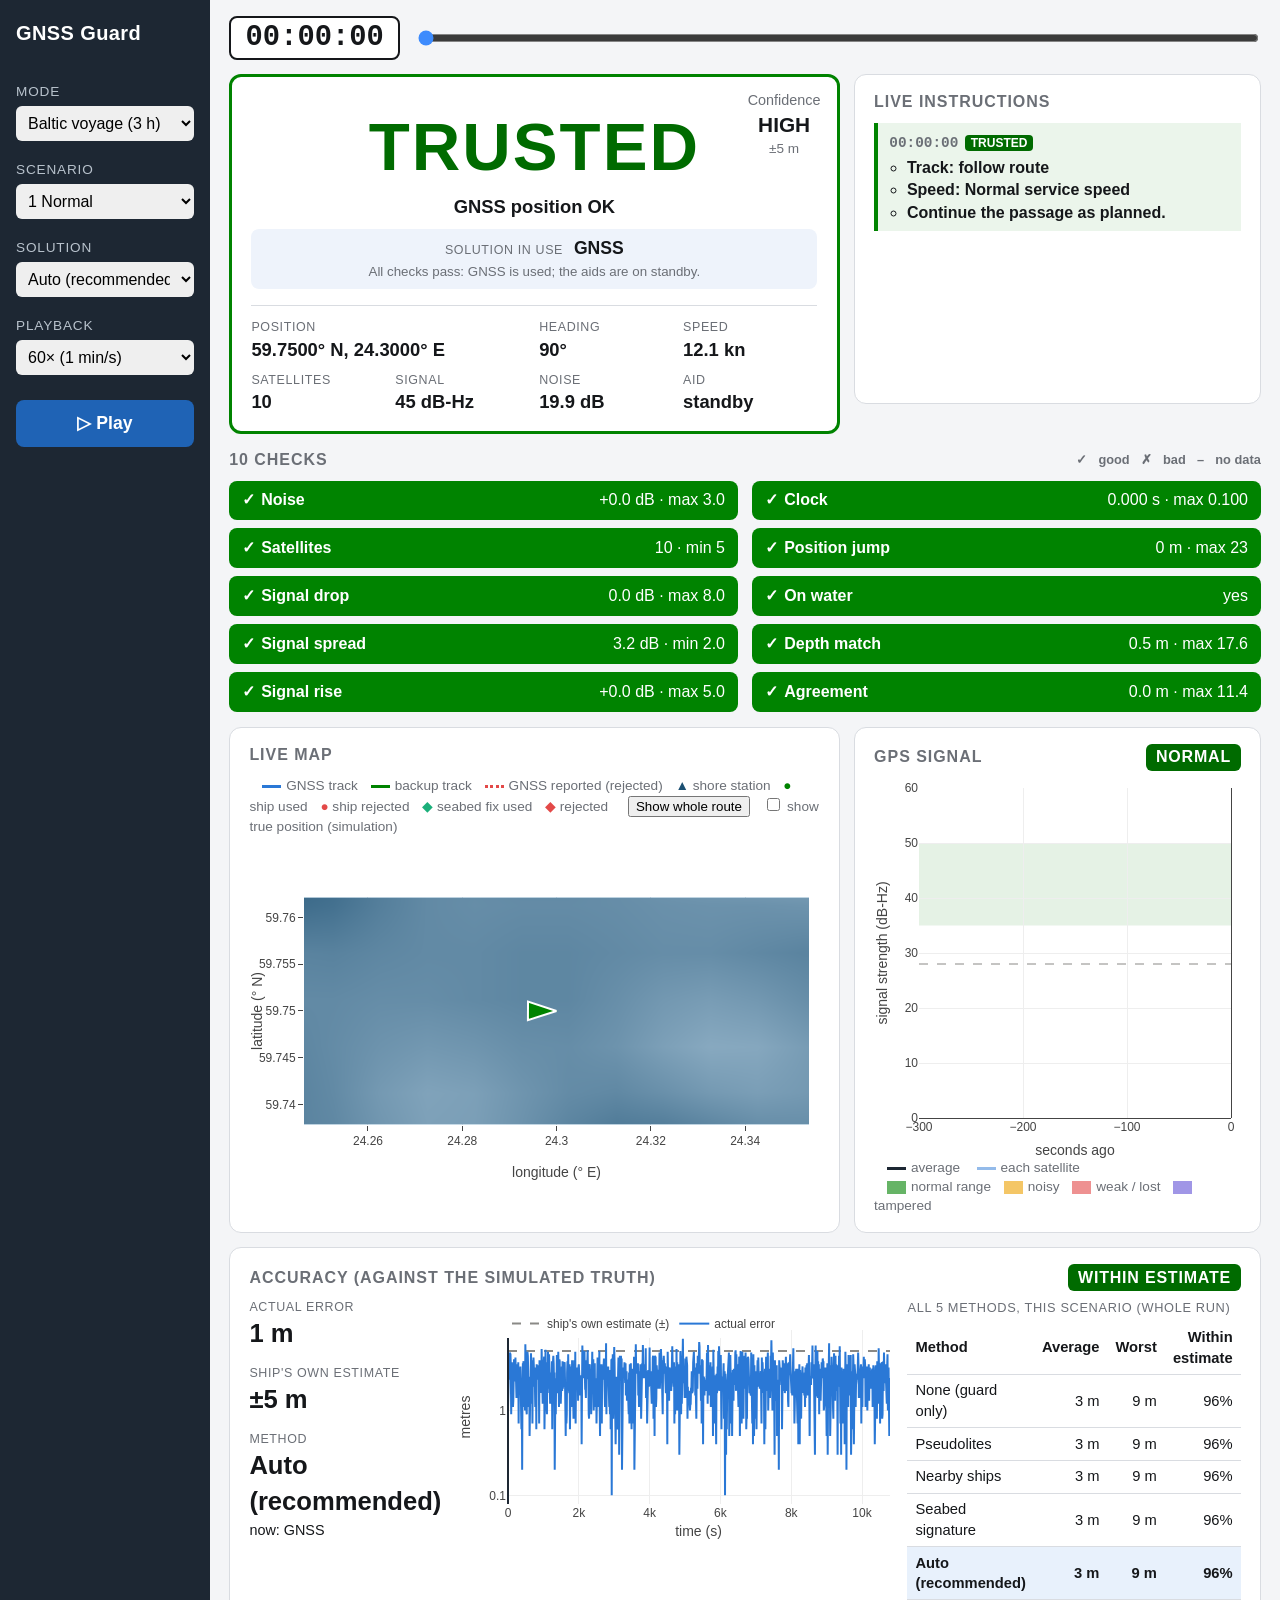
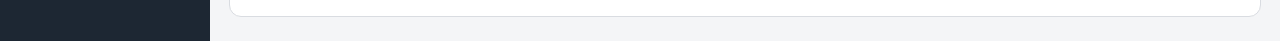
<file: web-navigator/index.html>
<!doctype html>
<html lang="en">
<head>
  <meta charset="utf-8">
  <meta name="viewport" content="width=device-width, initial-scale=1">
  <title>GNSS Guard Bridge</title>
  <link rel="stylesheet" href="css/navigator.css">
</head>
<body>
  <a class="skip-link" href="#main">Skip to the ship status</a>
  <div class="layout">
    <aside class="sidebar" aria-label="Controls">
      <h1 class="brand">GNSS Guard <span class="sr-only">bridge view</span></h1>
      <label for="mode">Mode</label>
      <select id="mode" autocomplete="off">
        <option value="voyage">Baltic voyage (3 h)</option>
        <option value="short">Short run (15 min)</option>
      </select>
      <label for="scenario">Scenario</label>
      <select id="scenario" autocomplete="off"></select>
      <label for="solution">Solution</label>
      <select id="solution" autocomplete="off"></select>
      <label for="speed">Playback</label>
      <select id="speed" autocomplete="off"></select>
      <button id="play" type="button" aria-pressed="false">▷ Play</button>
    </aside>

    <main id="main" tabindex="-1">
      <div id="error" class="error" role="alert" hidden></div>
      <p id="loading" class="loading" role="status">Loading...</p>
      <div id="announcer" class="sr-only" role="status" aria-live="polite"></div>
      <div class="clock">
        <span id="clock">00:00:00</span>
        <input id="time" type="range" min="0" max="0" value="0" aria-label="Voyage time">
      </div>

      <div class="top">
        <section id="status" class="panel status" aria-label="Ship status">
          <div class="confidence">Confidence <b id="confidence">-</b></div>
          <div id="state" class="state">-</div>
          <div id="state-line" class="state-line"></div>
          <div id="solution-line" class="solution-line"></div>
          <div id="vitals" class="vitals"></div>
        </section>

        <section class="panel instructions">
          <h2>Live instructions</h2>
          <ol id="instructions" class="log"></ol>
        </section>
      </div>

      <section class="checks-area">
        <h2>10 checks <span class="legend"><span aria-hidden="true">✓</span> good
          <span aria-hidden="true">✗</span> bad <span aria-hidden="true">–</span> no data</span></h2>
        <ul id="checks" class="checks"></ul>
      </section>

      <div class="bottom">
        <section class="panel map-panel">
          <div class="map-head"><h2>Live map</h2><span id="map-legend" class="map-legend"></span></div>
          <div id="map" class="map" role="img" aria-label="Live map"></div>
        </section>
        <section class="panel signal-panel">
          <div class="map-head"><h2>GPS signal</h2><span id="signal-status" class="signal-badge"></span></div>
          <div id="signal" class="map" role="img" aria-label="GPS signal graph"></div>
          <div id="signal-legend" class="map-legend"></div>
        </section>
      </div>

      <section class="panel accuracy-panel">
        <div class="map-head"><h2>Accuracy (against the simulated truth)</h2>
          <span id="accuracy-badge" class="signal-badge"></span></div>
        <div class="accuracy">
          <div class="accuracy-now">
            <div class="vital"><span>Actual error</span><b id="acc-error">-</b></div>
            <div class="vital"><span>Ship's own estimate</span><b id="acc-claimed">-</b></div>
            <div class="vital"><span>Method</span><b id="acc-method">-</b></div>
          </div>
          <div id="accuracy-chart" class="acc-chart" role="img" aria-label="Accuracy over time"></div>
          <div id="accuracy-table" class="acc-table"></div>
        </div>
      </section>

    </main>
  </div>

  <!-- Everything is inside this folder; data/ is written by `python export_web.py`. -->
  <script src="js/data.js"></script>
  <script src="vendor/plotly.min.js"></script>
  <script src="data/content.js"></script>
  <script src="js/navigator.js"></script>
</body>
</html>
</file>
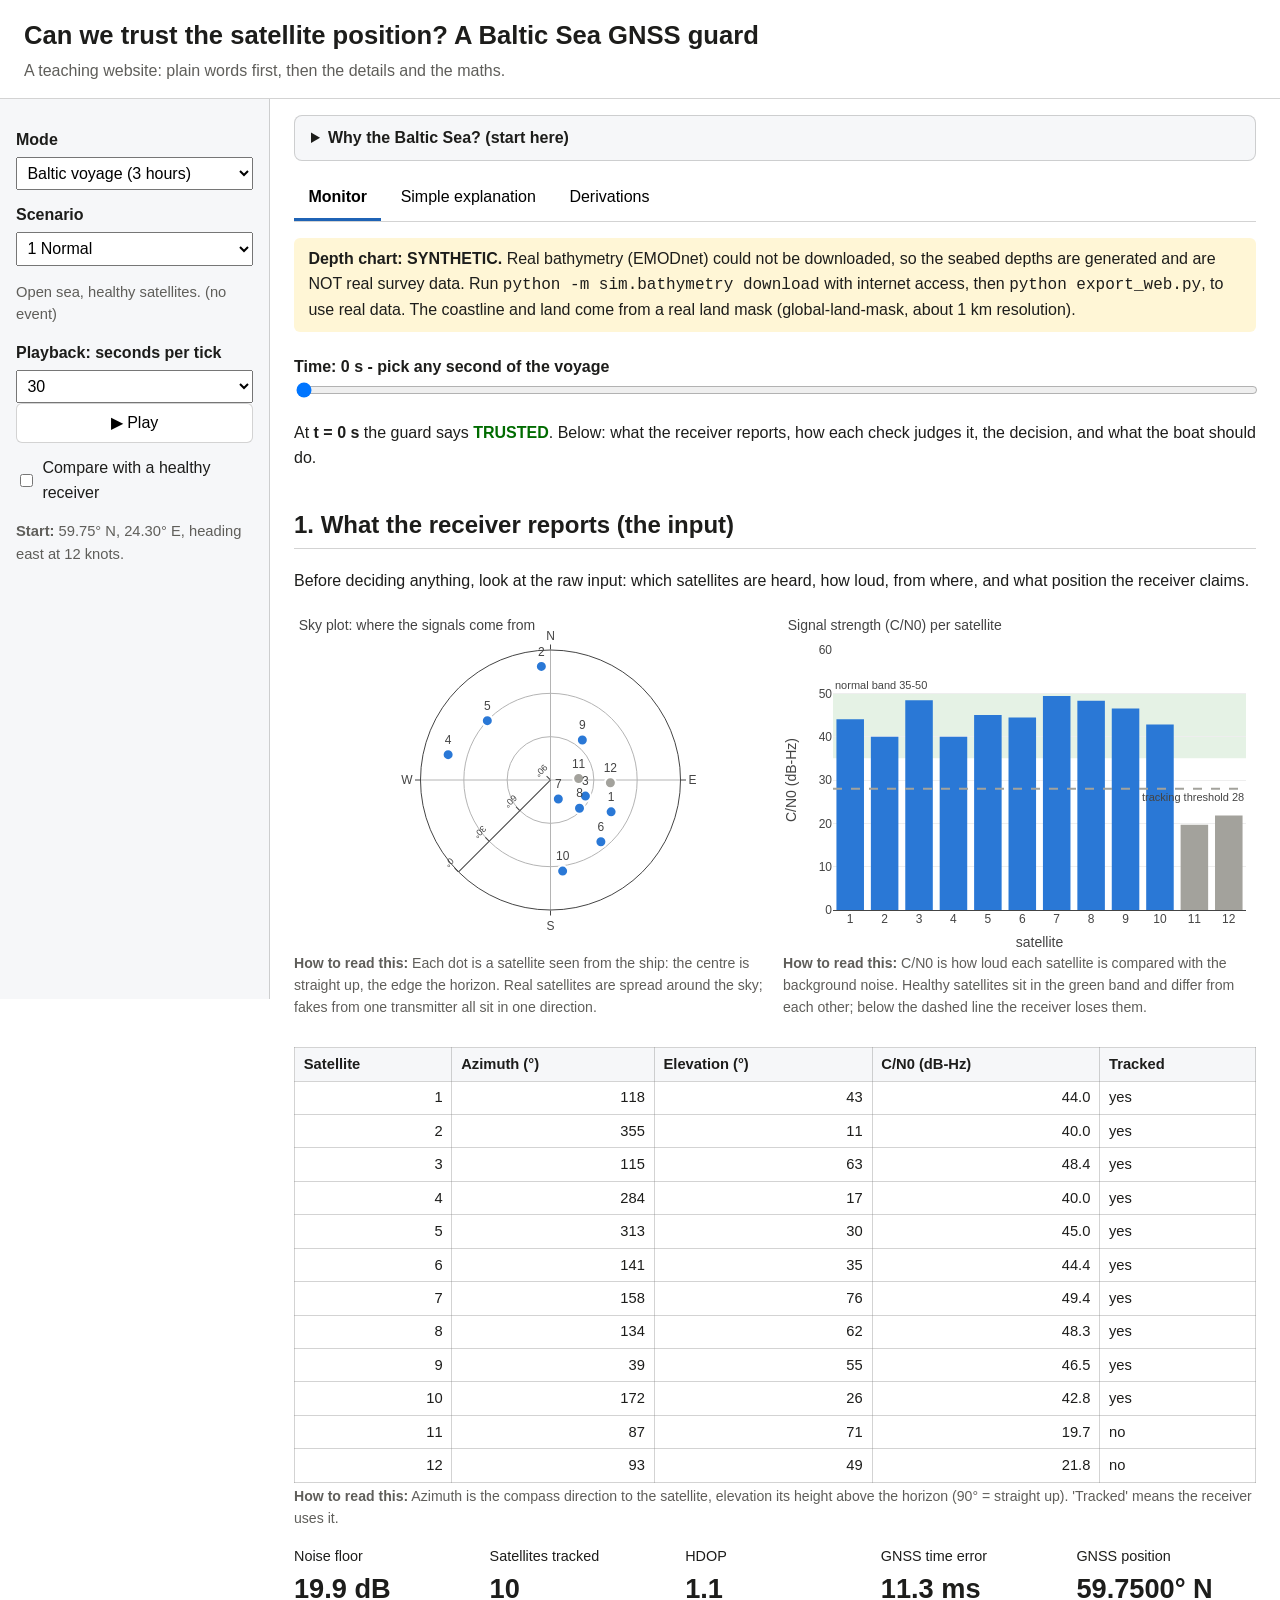
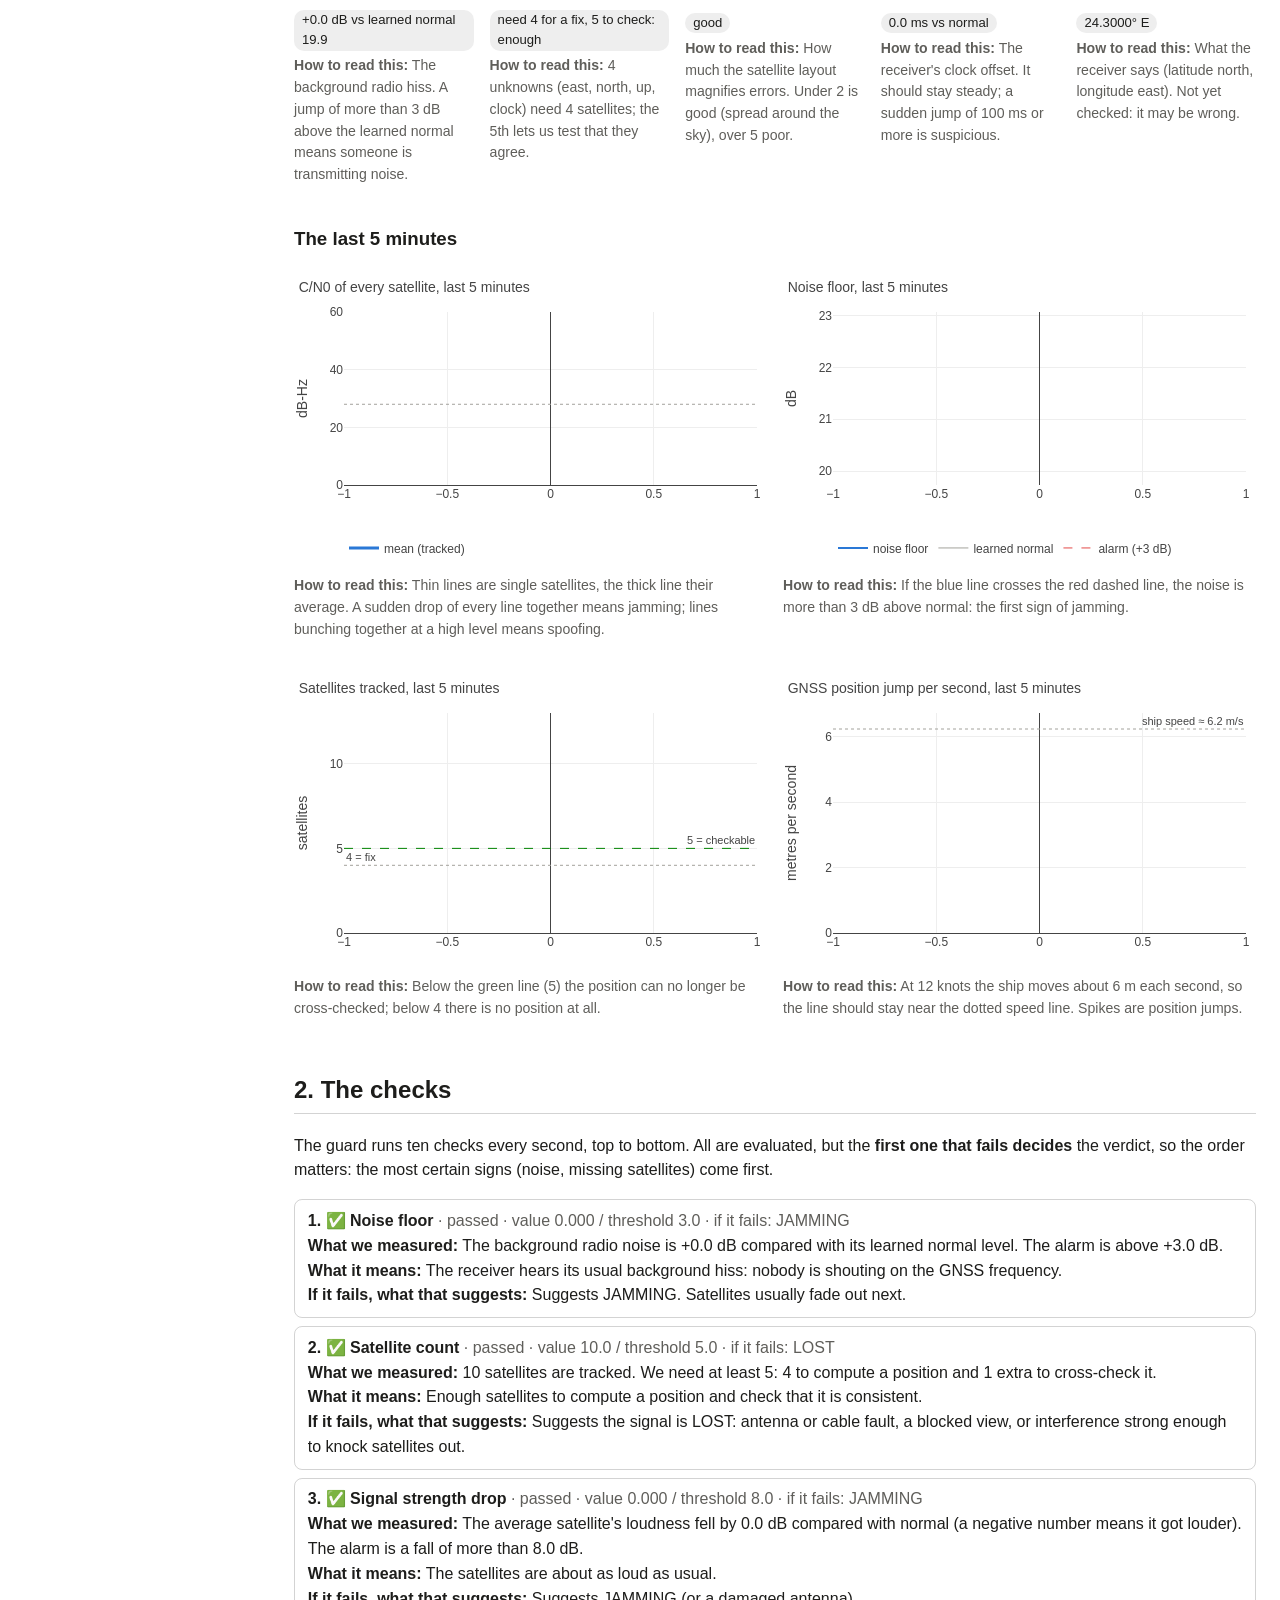
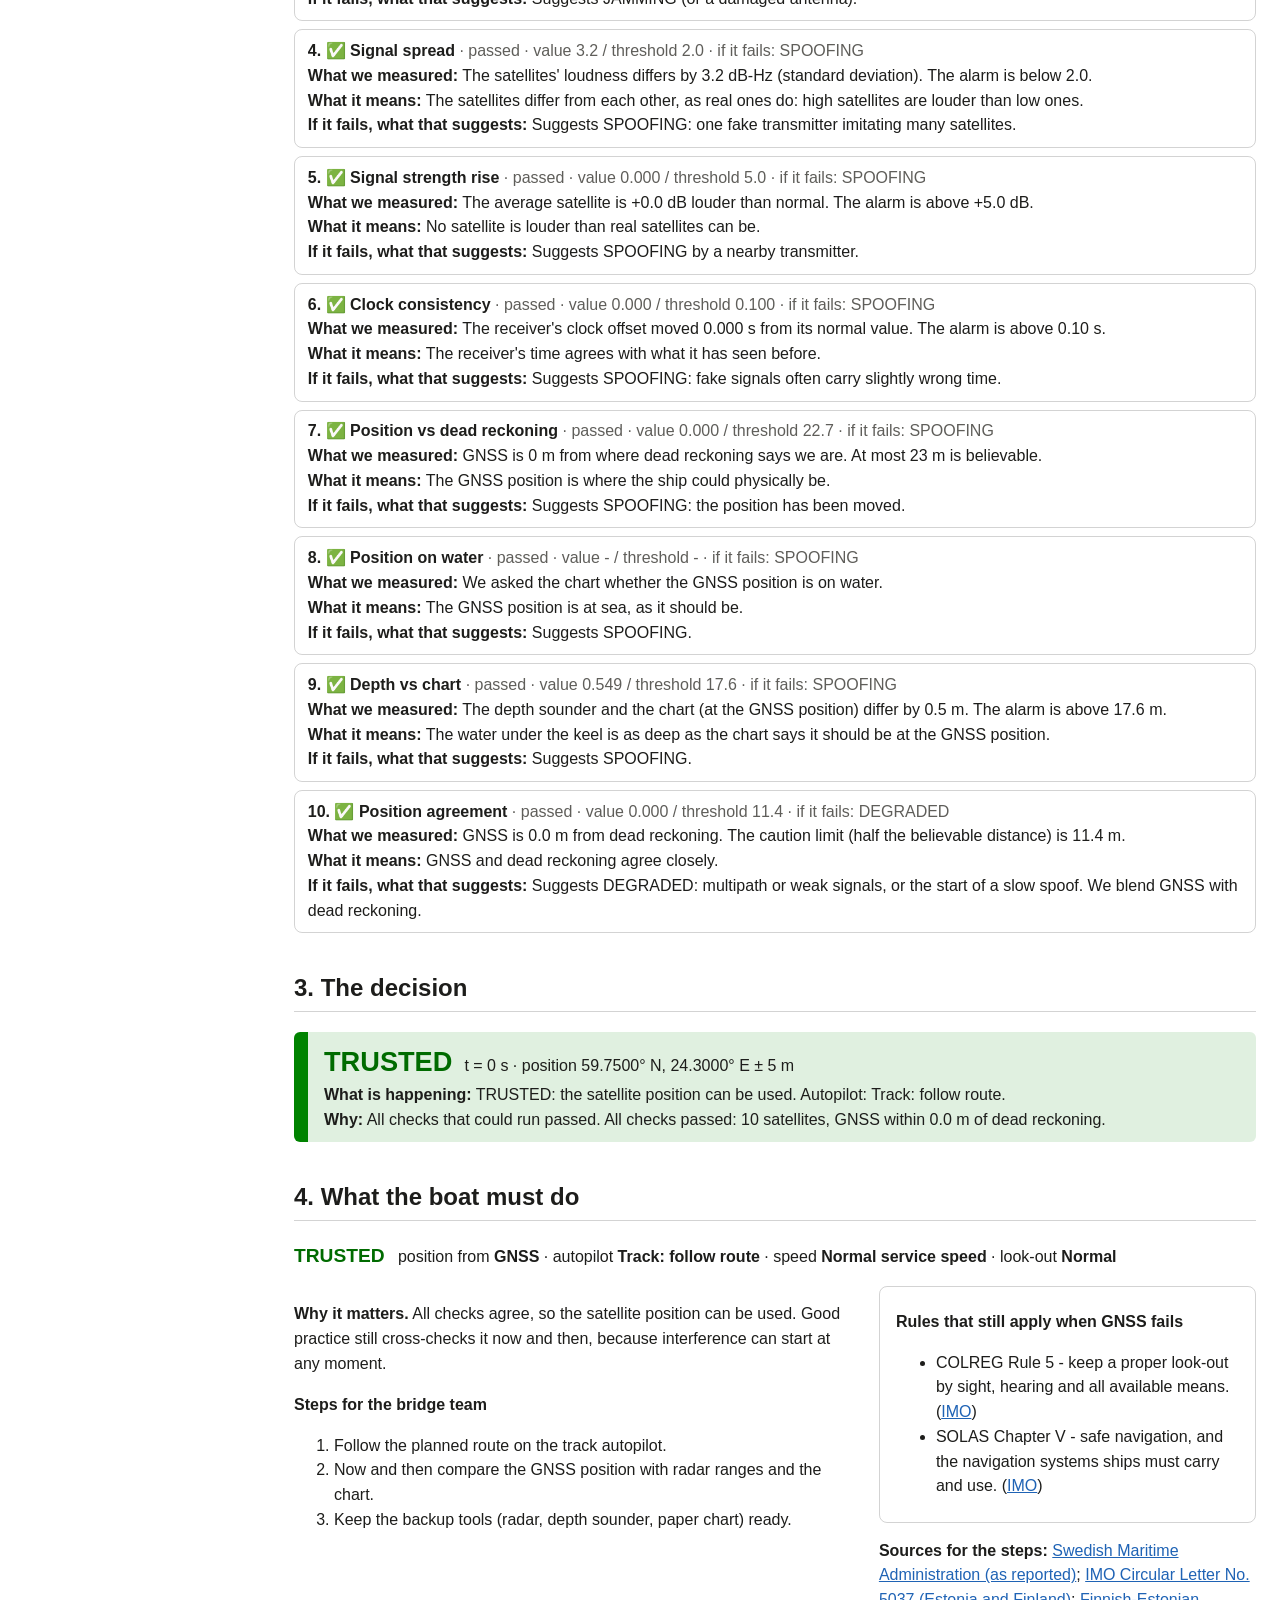
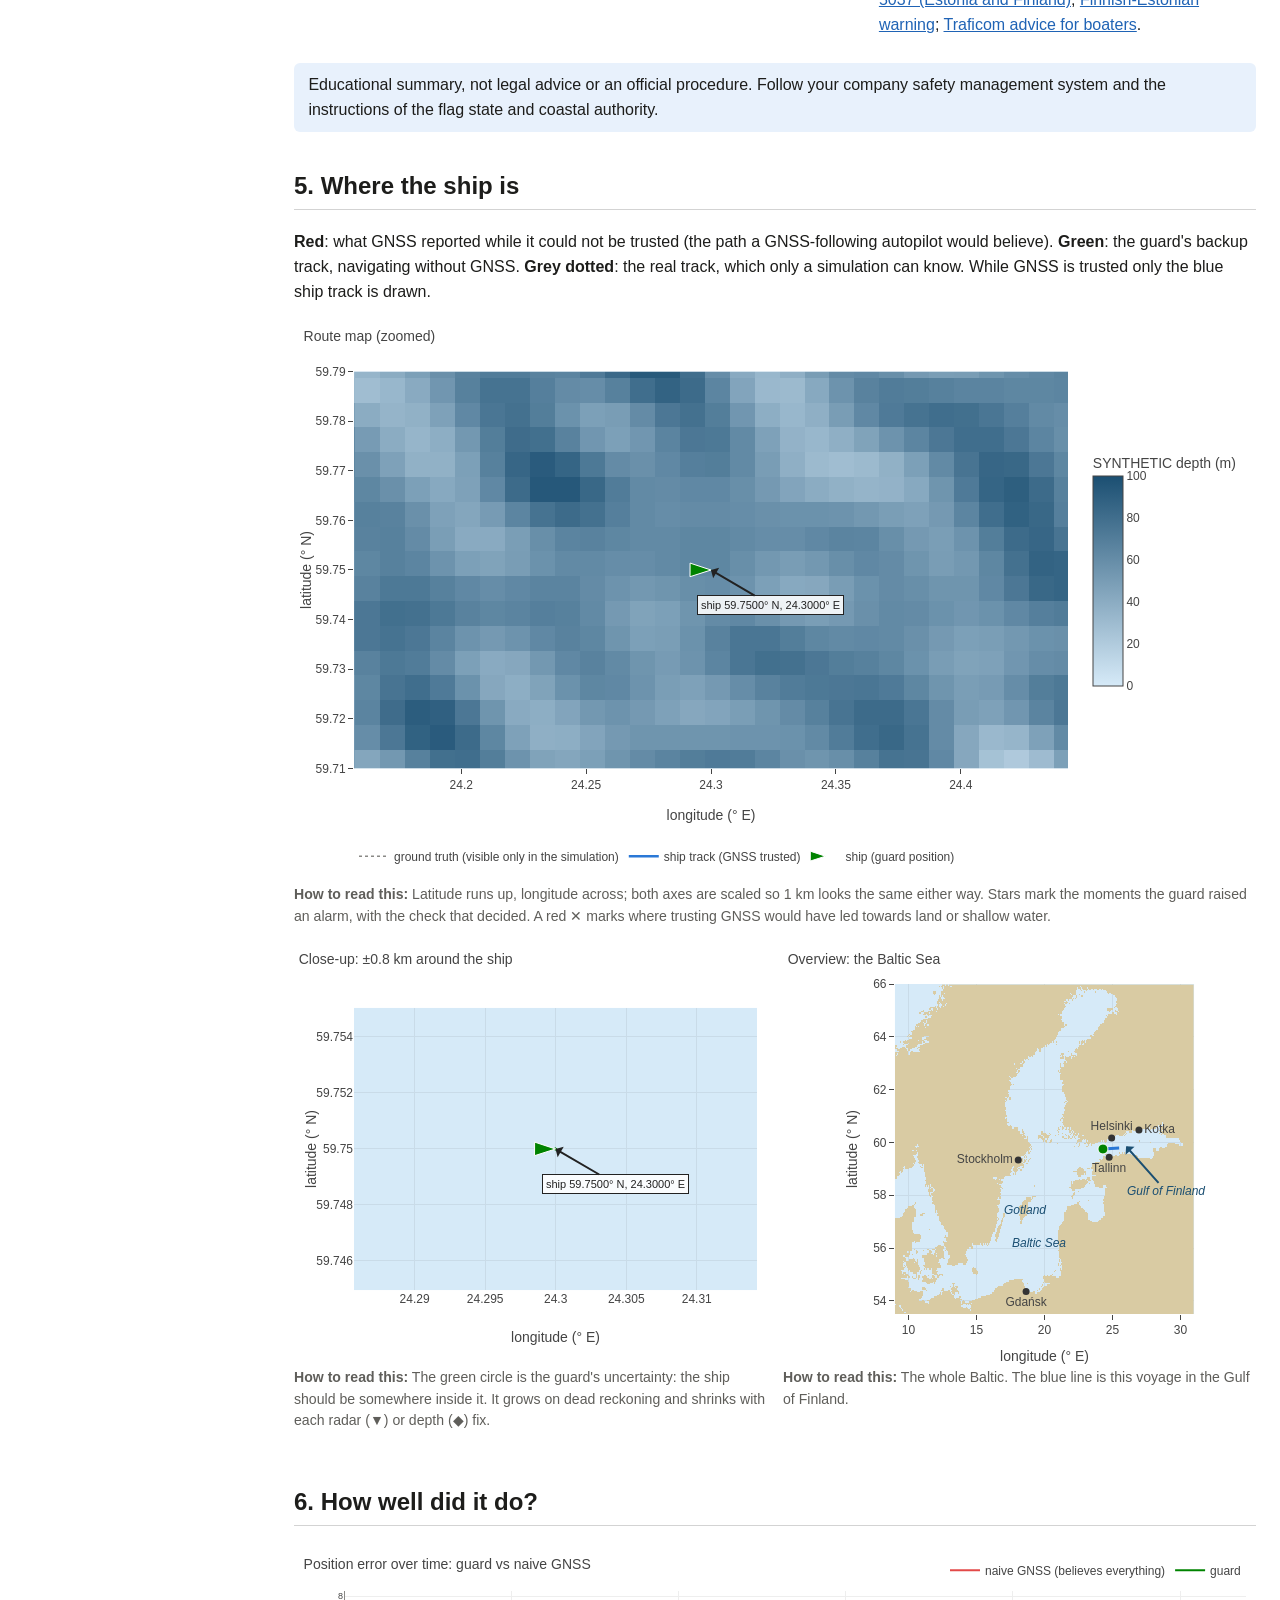
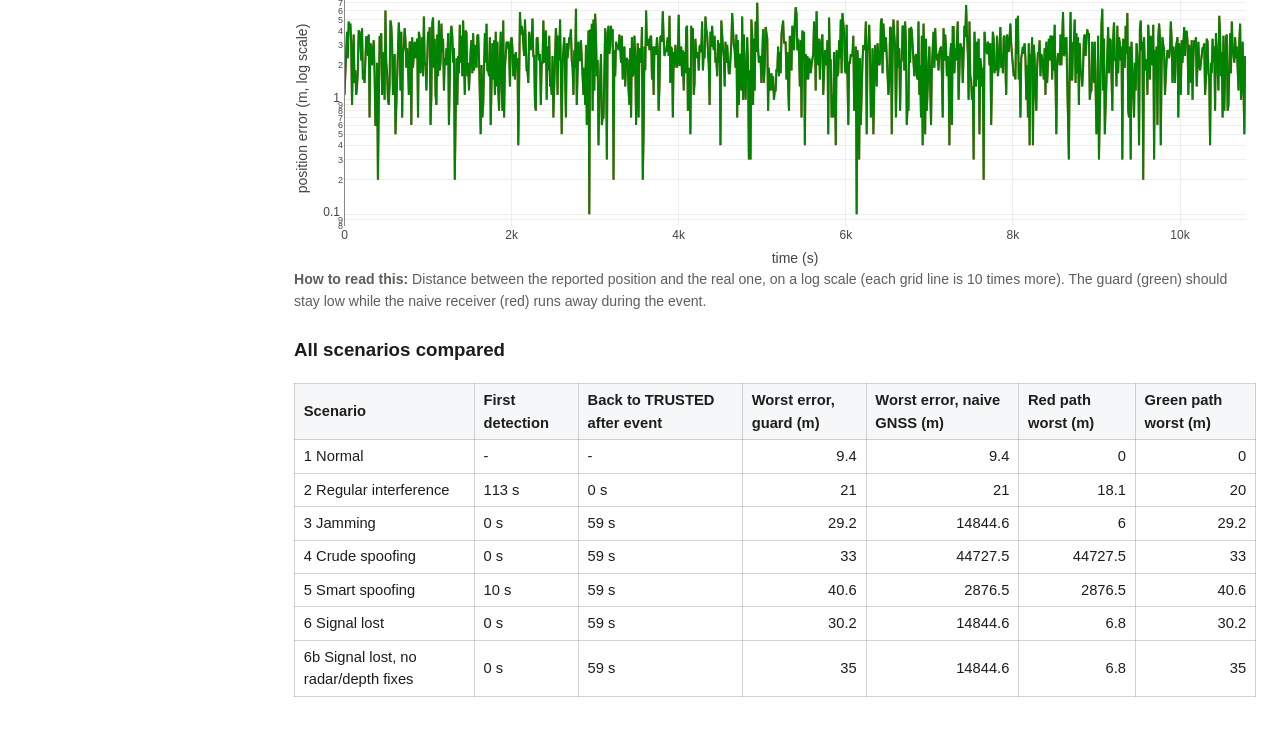
<file: web/index.html>
<!doctype html>
<html lang="en">
<head>
  <meta charset="utf-8">
  <meta name="viewport" content="width=device-width, initial-scale=1">
  <title>Baltic GNSS Guard</title>
  <link rel="stylesheet" href="vendor/katex/katex.min.css">
  <link rel="stylesheet" href="css/style.css">
</head>
<body>
  <a class="skip-link" href="#main">Skip to the content</a>
  <header class="site-header">
    <h1>Can we trust the satellite position? A Baltic Sea GNSS guard</h1>
    <p>A teaching website: plain words first, then the details and the maths.</p>
  </header>

  <div class="layout">
    <aside class="sidebar" aria-label="Controls">
      <label for="mode">Mode</label>
      <select id="mode">
        <option value="voyage">Baltic voyage (3 hours)</option>
        <option value="short">Short test run (15 minutes)</option>
      </select>

      <label for="scenario">Scenario</label>
      <select id="scenario"></select>
      <p id="scenario-description" class="muted"></p>

      <label for="step">Playback: seconds per tick</label>
      <select id="step"></select>
      <button id="play" type="button" class="wide" aria-pressed="false">▶ Play</button>

      <label class="toggle"><input id="compare" type="checkbox">
        Compare with a healthy receiver</label>
      <p id="start-info" class="muted"></p>
    </aside>

    <main id="main" tabindex="-1">
      <details class="briefing">
        <summary>Why the Baltic Sea? (start here)</summary>
        <div id="briefing"></div>
        <details>
          <summary>Further reading</summary>
          <ul id="further-reading"></ul>
        </details>
      </details>

      <nav class="tabs" role="tablist">
        <button role="tab" id="tab-btn-monitor" data-tab="monitor" aria-controls="tab-monitor" aria-selected="true">Monitor</button>
        <button role="tab" id="tab-btn-simple" data-tab="simple" aria-controls="tab-simple" aria-selected="false" tabindex="-1">Simple explanation</button>
        <button role="tab" id="tab-btn-derivations" data-tab="derivations" aria-controls="tab-derivations" aria-selected="false" tabindex="-1">Derivations</button>
      </nav>

      <section id="tab-monitor" class="tab" role="tabpanel" aria-labelledby="tab-btn-monitor">
        <div id="loading" class="note info" role="status">Loading the simulation...</div>
        <div id="data-label"></div>
        <div id="moments" class="moments"></div>
        <label for="time" class="time-label">Time: <span id="time-value">0</span> s -
          pick any second of the voyage</label>
        <input id="time" type="range" min="0" max="0" value="0">
        <p id="status-line"></p>

        <h2>1. What the receiver reports (the input)</h2>
        <p data-section="input"></p>
        <div class="grid2">
          <div><div id="sky" class="chart" role="img" aria-label="Chart"></div><p class="caption" data-caption="sky"></p></div>
          <div><div id="cn0" class="chart" role="img" aria-label="Chart"></div><p class="caption" data-caption="cn0_bars"></p></div>
        </div>
        <div id="sat-table" class="table-wrap"></div>
        <p class="caption" data-caption="satellite_table"></p>
        <div id="metrics" class="metrics"></div>
        <p id="healthy-note" class="muted"></p>
        <h3>The last 5 minutes</h3>
        <div class="grid2">
          <div><div id="h-cn0" class="chart" role="img" aria-label="Chart"></div><p class="caption" data-caption="cn0_history"></p></div>
          <div><div id="h-noise" class="chart" role="img" aria-label="Chart"></div><p class="caption" data-caption="noise_history"></p></div>
          <div><div id="h-count" class="chart" role="img" aria-label="Chart"></div><p class="caption" data-caption="count_history"></p></div>
          <div><div id="h-jump" class="chart" role="img" aria-label="Chart"></div><p class="caption" data-caption="jump_history"></p></div>
        </div>

        <h2>2. The checks</h2>
        <div data-section="checks" class="md"></div>
        <div id="check-cards"></div>

        <h2>3. The decision</h2>
        <div id="decision"></div>

        <h2>4. What the boat must do</h2>
        <div id="playbook"></div>

        <h2>5. Where the ship is</h2>
        <div data-section="map" class="md"></div>
        <div id="route-map" class="chart tall" role="img" aria-label="Chart"></div>
        <div id="danger-note"></div>
        <p class="caption" data-caption="route_map"></p>
        <div class="grid2">
          <div><div id="closeup" class="chart" role="img" aria-label="Chart"></div><p class="caption" data-caption="closeup_map"></p></div>
          <div><div id="overview" class="chart" role="img" aria-label="Chart"></div><p class="caption" data-caption="overview_map"></p></div>
        </div>

        <h2>6. How well did it do?</h2>
        <div id="error-chart" class="chart" role="img" aria-label="Chart"></div>
        <p class="caption" data-caption="error_chart"></p>
        <h3>All scenarios compared</h3>
        <div id="comparison" class="table-wrap"></div>
      </section>

      <section id="tab-simple" class="tab md" role="tabpanel" aria-labelledby="tab-btn-simple" hidden></section>
      <section id="tab-derivations" class="tab" role="tabpanel" aria-labelledby="tab-btn-derivations" hidden>
        <p id="derivations-intro"></p>
        <div id="derivations"></div>
      </section>
    </main>
  </div>

  <script src="vendor/plotly.min.js"></script>
  <script src="vendor/katex/katex.min.js"></script>
  <script src="vendor/marked.min.js"></script>
  <script src="js/util.js"></script>
  <script src="data/content.js"></script>
  <script src="data/chart.js"></script>
  <script src="js/charts.js"></script>
  <script src="js/maps.js"></script>
  <script src="js/sections.js"></script>
  <script src="js/app.js"></script>
</body>
</html>
</file>
<file: web-navigator/css/navigator.css>
/* Bridge view: big, high-contrast, readable at a glance. */
:root {
  --bg: #f4f5f7;
  --panel: #ffffff;
  --ink: #15171a;
  --muted: #6b6f76;
  --border: #d9dce1;
  --ok: #008300;
  --bad: #d92d2b;
  --skip: #6b6f76;
  --state: #008300;  /* set from the current state by navigator.js */
  --state-ink: #006b00;  /* darker shade of --state, readable as text */
  --focus: #0b57d0;
}

* { box-sizing: border-box; }
html, body { margin: 0; height: 100%; }
body { background: var(--bg); color: var(--ink);
       font: 16px/1.4 "Segoe UI", Roboto, Helvetica, Arial, sans-serif; }

.layout { display: grid; grid-template-columns: 210px minmax(0, 1fr); min-height: 100vh; }

.sidebar { background: #1d2733; color: #fff; padding: 1.2rem 1rem; display: flex;
           flex-direction: column; gap: 0.35rem; }
.brand { font-weight: 800; font-size: 1.25rem; margin: 0 0 1rem; letter-spacing: 0.02em; }
.sidebar label { font-size: 0.85rem; text-transform: uppercase; letter-spacing: 0.06em;
                 color: #b8c2cc; margin-top: 0.8rem; }
.sidebar select { width: 100%; padding: 0.5rem; font: inherit; border-radius: 6px; border: none; }
#play { margin-top: 1.2rem; padding: 0.7rem; font: inherit; font-size: 1.1rem; font-weight: 700;
        border: none; border-radius: 8px; background: #1f63b5; color: #fff; cursor: pointer; }
#play:hover { background: #174f93; }

main { padding: 1rem 1.2rem 1.5rem; display: flex; flex-direction: column; gap: 0.9rem; min-width: 0; }
h2 { font-size: 1rem; margin: 0 0 0.6rem; text-transform: uppercase; letter-spacing: 0.06em;
     color: var(--muted); }
.panel { background: var(--panel); border: 1px solid var(--border); border-radius: 12px; padding: 1rem 1.2rem; }

.clock { display: flex; align-items: center; gap: 1rem; }
#clock { font: 700 1.8rem/1 ui-monospace, "SF Mono", Consolas, monospace; background: var(--panel);
         border: 2px solid var(--ink); border-radius: 8px; padding: 0.35rem 0.9rem; }
#time { flex: 1; accent-color: #3d8bfd; }

.top { display: grid; grid-template-columns: 3fr 2fr; gap: 0.9rem; }

.status { position: relative; border: 3px solid var(--state); text-align: center; }
.status.alarm { animation: pulse 1.6s ease-in-out infinite; }
@keyframes pulse { 50% { box-shadow: 0 0 0 6px color-mix(in srgb, var(--state) 25%, transparent); } }
.confidence { position: absolute; top: 0.8rem; right: 1rem; font-size: 0.9rem; color: var(--muted); }
.confidence b { display: block; font-size: 1.3rem; color: var(--ink); }
.state { font-size: clamp(2.4rem, 6vw, 4.2rem); font-weight: 800; color: var(--state-ink);
         margin-top: 0.4rem; letter-spacing: 0.03em; }
.state-line { font-size: 1.15rem; font-weight: 600; margin-bottom: 1rem; }
.solution-line { margin: -0.4rem auto 1rem; padding: 0.45rem 0.8rem; border-radius: 8px;
                 background: #eef3fb; max-width: 46rem; }
.solution-line span { font-size: 0.78rem; text-transform: uppercase; letter-spacing: 0.05em;
                      color: var(--muted); margin-right: 0.4rem; }
.solution-line b { font-size: 1.1rem; }
.solution-line small { display: block; color: var(--muted); margin-top: 0.15rem; }
.vitals { display: grid; grid-template-columns: repeat(3, minmax(0, 1fr)); gap: 0.6rem;
          border-top: 1px solid var(--border); padding-top: 0.8rem; text-align: left; }
.vital span { display: block; font-size: 0.78rem; color: var(--muted); text-transform: uppercase;
              letter-spacing: 0.05em; }
.vital b { font-size: 1.15rem; font-variant-numeric: tabular-nums; }

.instructions { display: flex; flex-direction: column; max-height: 330px; }
.log { list-style: none; margin: 0; padding: 0; overflow-y: auto; }
.log > li { padding: 0.45rem 0 0.45rem 0.7rem; border-left: 4px solid var(--skip); margin-bottom: 0.4rem;
            color: var(--muted); }  /* older entries: muted, still readable (no opacity) */
.log > li.now { color: var(--ink); background: color-mix(in srgb, var(--entry) 8%, transparent); }
.log .when { font: 600 0.9rem ui-monospace, Consolas, monospace; color: var(--muted); }
.log .chip { color: #fff; font-size: 0.75rem; font-weight: 700; border-radius: 4px; padding: 1px 6px;
             margin-left: 0.4rem; }
.log ul { margin: 0.25rem 0 0; padding-left: 1.1rem; }
.log > li.now ul { font-weight: 600; }

.checks-area h2 { display: flex; justify-content: space-between; flex-wrap: wrap; gap: 0.5rem; }
.legend { font-size: 0.8rem; text-transform: none; letter-spacing: 0; display: flex; gap: 0.7rem;
          align-items: center; }
.dot { display: inline-block; width: 0.8rem; height: 0.8rem; border-radius: 50%; vertical-align: middle; }
.dot.ok { background: var(--ok); } .dot.bad { background: var(--bad); } .dot.skip { background: var(--skip); }
.checks { list-style: none; margin: 0; padding: 0; display: grid; grid-template-columns: repeat(2, minmax(0, 1fr)); grid-auto-flow: column;
          grid-template-rows: repeat(5, auto); gap: 0.5rem 0.9rem; }
.check { display: flex; justify-content: space-between; align-items: center; gap: 0.6rem;
         padding: 0.55rem 0.8rem; border-radius: 8px; color: #fff; font-weight: 600; }
.check.ok { background: var(--ok); } .check.bad { background: var(--bad); }
.check.skip { background: var(--skip); }
.check .icon { display: inline-block; width: 1.2em; font-weight: 800; }
.check .reading { font-weight: 500; font-variant-numeric: tabular-nums; white-space: nowrap; }

.map-head { display: flex; justify-content: space-between; align-items: baseline; flex-wrap: wrap; }
.map-legend { font-size: 0.85rem; color: var(--muted); }
.map-legend i { display: inline-block; width: 1.2rem; height: 3px; vertical-align: middle; margin: 0 0.3rem 0 0.8rem; }
.map { height: 380px; }
.bottom { display: grid; grid-template-columns: 3fr 2fr; gap: 0.9rem; }
.signal-badge { color: #fff; font-weight: 800; letter-spacing: 0.05em; border-radius: 6px;
                padding: 0.15rem 0.6rem; }
.vitals { grid-template-columns: repeat(4, minmax(0, 1fr)); }
.vital.wide { grid-column: span 2; }
.accuracy { display: grid; grid-template-columns: 1fr 3fr 2.2fr; gap: 1rem; align-items: start; }
.accuracy-now { display: grid; gap: 0.8rem; }
.accuracy-now .vital b { font-size: 1.6rem; }
.acc-chart { height: 240px; }
.acc-table table { width: 100%; border-collapse: collapse; font-size: 0.92rem; }
.acc-table th, .acc-table td { padding: 0.35rem 0.5rem; border-bottom: 1px solid var(--border); text-align: right; }
.acc-table th:first-child, .acc-table td:first-child { text-align: left; }
.acc-table tr.current { background: #e8f1fc; font-weight: 700; }
.acc-table caption { text-align: left; color: var(--muted); font-size: 0.8rem; padding-bottom: 0.3rem;
                     text-transform: uppercase; letter-spacing: 0.05em; }

.loading { color: var(--muted); margin: 0; }
.error { background: #fde8e8; color: #8a1c1c; border: 2px solid var(--bad); border-radius: 10px;
         padding: 0.8rem 1rem; font-weight: 600; }

@media (max-width: 900px) {
  .layout { grid-template-columns: 1fr; }
  .sidebar { flex-direction: row; flex-wrap: wrap; align-items: end; gap: 0.5rem 1rem; }
  .sidebar > * { flex: 1 1 140px; }
  .brand { flex-basis: 100%; margin: 0; }
  .top, .checks, .bottom, .accuracy { grid-template-columns: 1fr; }
  .checks { grid-auto-flow: row; grid-template-rows: none; }
  main { padding: 0.8rem; }
  .confidence { position: static; text-align: right; }
  .vitals { grid-template-columns: repeat(2, minmax(0, 1fr)); }
}

/* --- Accessibility -------------------------------------------------------- */
.sr-only { position: absolute; width: 1px; height: 1px; padding: 0; margin: -1px; overflow: hidden;
           clip: rect(0, 0, 0, 0); white-space: nowrap; border: 0; }
.skip-link { position: absolute; left: 1rem; top: -3rem; z-index: 10; background: #ffffff; color: #15171a;
             padding: 0.5rem 0.9rem; border-radius: 6px; font-weight: 700; }
.skip-link:focus { top: 1rem; }
:focus-visible { outline: 3px solid var(--focus); outline-offset: 2px; box-shadow: 0 0 0 5px #ffffff; }
main:focus { outline: none; }
@media (prefers-reduced-motion: reduce) {
  .status.alarm { animation: none; }
}
</file>
<file: web/css/style.css>
/* Baltic GNSS Guard - light, readable teaching layout. */
:root {
  --bg: #ffffff;
  --panel: #f6f7f9;
  --ink: #1d1d1b;
  --muted: #5f5e5a;
  --border: rgba(128, 128, 128, 0.35);
  --accent: #1f63b5;
  --info-bg: #e8f1fc;
  --warn-bg: #fff6d6;
  --error-bg: #fde8e8;
  --ok-bg: #e5f4e5;
}

* { box-sizing: border-box; }
body {
  margin: 0;
  background: var(--bg);
  color: var(--ink);
  font: 16px/1.55 "Segoe UI", Roboto, Helvetica, Arial, sans-serif;
}
a { color: var(--accent); }
h2 { margin-top: 2.2rem; border-bottom: 1px solid var(--border); padding-bottom: 0.3rem; }
h3 { margin-top: 1.4rem; }

.site-header { padding: 1rem 1.5rem 0.5rem; border-bottom: 1px solid var(--border); }
.site-header h1 { margin: 0; font-size: 1.6rem; }
.site-header p { margin: 0.2rem 0 0.4rem; color: var(--muted); }

.layout { display: grid; grid-template-columns: 270px minmax(0, 1fr); }
.sidebar {
  background: var(--panel);
  padding: 1rem;
  border-right: 1px solid var(--border);
  position: sticky; top: 0; align-self: start; height: 100vh; overflow-y: auto;
}
.sidebar label { display: block; font-weight: 600; margin: 0.8rem 0 0.25rem; }
.sidebar select, .sidebar button { width: 100%; padding: 0.4rem; font: inherit; }
.sidebar .toggle { font-weight: 400; display: flex; gap: 0.4rem; align-items: center; }
main { padding: 1rem 1.5rem 3rem; min-width: 0; }

button { cursor: pointer; border: 1px solid var(--border); background: #fff;
         border-radius: 6px; padding: 0.35rem 0.7rem; font: inherit; }
button:hover { border-color: var(--accent); }
.muted { color: var(--muted); font-size: 0.92rem; }
.caption { color: var(--muted); font-size: 0.88rem; margin: 0.2rem 0 1rem; }

.briefing { border: 1px solid var(--border); border-radius: 8px; padding: 0.6rem 1rem;
            margin-bottom: 1rem; background: var(--panel); }
.briefing summary { font-weight: 700; cursor: pointer; }

.tabs { display: flex; gap: 0.3rem; border-bottom: 1px solid var(--border); margin-bottom: 1rem; }
.tabs button { border: none; border-bottom: 3px solid transparent; border-radius: 0;
               background: none; padding: 0.5rem 0.9rem; }
.tabs button[aria-selected="true"] { border-bottom-color: var(--accent); font-weight: 700; }

.time-label { display: block; font-weight: 600; margin-top: 0.8rem; }
#time { width: 100%; }
.moments { display: flex; flex-wrap: wrap; gap: 0.4rem; margin: 0.6rem 0; }

.grid2 { display: grid; grid-template-columns: repeat(2, minmax(0, 1fr)); gap: 1rem; }
.chart { width: 100%; min-height: 280px; }
.chart.tall { min-height: 560px; }

.metrics { display: grid; grid-template-columns: repeat(5, minmax(0, 1fr)); gap: 1rem; margin-top: 1rem; }
.metric .label { font-size: 0.9rem; }
.metric .value { font-size: 1.7rem; font-weight: 600; }
.metric .delta { display: inline-block; font-size: 0.82rem; border-radius: 10px;
                 padding: 0 0.5rem; background: #eee; }
.metric .delta.bad { background: var(--error-bg); color: #b42318; }

.table-wrap { overflow-x: auto; margin-top: 0.8rem; }
table { border-collapse: collapse; width: 100%; font-size: 0.92rem; }
th, td { border: 1px solid var(--border); padding: 0.3rem 0.55rem; text-align: left; }
th { background: var(--panel); }
td.num { text-align: right; }

.note { border-radius: 6px; padding: 0.6rem 0.9rem; margin: 0.6rem 0; }
.note.info { background: var(--info-bg); }
.note.warn { background: var(--warn-bg); }
.note.error { background: var(--error-bg); }
.note.ok { background: var(--ok-bg); }

.card { border: 1px solid var(--border); border-radius: 8px; padding: 0.55rem 0.8rem;
        margin-bottom: 0.5rem; }
.card .head { font-weight: 600; }
.card .head .meta { font-weight: 400; color: var(--muted); }
.card .badge { color: #fff; border-radius: 4px; padding: 1px 6px; font-size: 0.8rem; margin-left: 8px; }

.banner { border-left: 14px solid; border-radius: 6px; padding: 0.6rem 1rem; }
.banner .state { font-size: 1.7rem; font-weight: 700; }
.banner .state small { font-size: 1rem; font-weight: 400; color: var(--ink); }

.playbook { display: grid; grid-template-columns: 3fr 2fr; gap: 1.2rem; }
.rules { border: 1px solid var(--border); border-radius: 8px; padding: 0.4rem 1rem; }
.progress { height: 10px; background: #e6e6e6; border-radius: 5px; overflow: hidden; }
.progress > div { height: 100%; background: var(--accent); }

.md table { margin: 0.6rem 0; }
.math { overflow-x: auto; padding: 0.3rem 0; }
.diagram svg { max-width: 760px; width: 100%; height: auto; }
.deriv { border: 1px solid var(--border); border-radius: 8px; padding: 0.4rem 1rem; margin-bottom: 0.6rem; }
.deriv summary { font-weight: 600; cursor: pointer; }

@media (max-width: 900px) {
  .layout { grid-template-columns: 1fr; }
  .sidebar { position: static; height: auto; border-right: none; border-bottom: 1px solid var(--border); }
  .grid2, .playbook { grid-template-columns: 1fr; }
  .metrics { grid-template-columns: repeat(2, minmax(0, 1fr)); }
  main { padding: 1rem; }
}

/* --- Accessibility -------------------------------------------------------- */
.sr-only { position: absolute; width: 1px; height: 1px; padding: 0; margin: -1px; overflow: hidden;
           clip: rect(0, 0, 0, 0); white-space: nowrap; border: 0; }
.skip-link { position: absolute; left: 1rem; top: -3rem; z-index: 10; background: #ffffff;
             padding: 0.5rem 0.9rem; border-radius: 6px; font-weight: 700; border: 2px solid #0b57d0; }
.skip-link:focus { top: 1rem; }
:focus-visible { outline: 3px solid #0b57d0; outline-offset: 2px; box-shadow: 0 0 0 5px #ffffff; }
main:focus { outline: none; }
</file>
